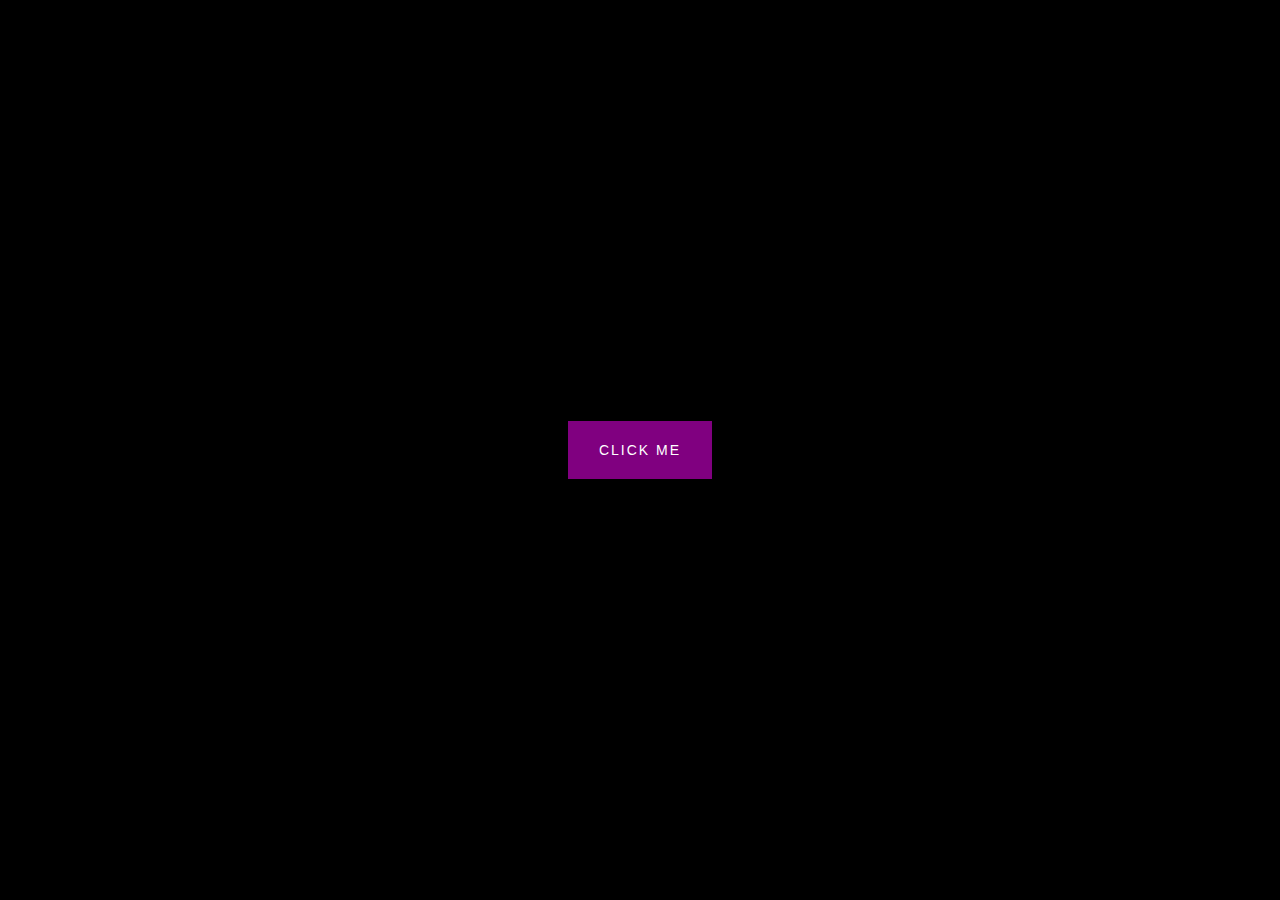
<file: btn-ripple/index.html>
<!DOCTYPE html>
<html lang="en">
  <head>
    <meta charset="UTF-8" />
    <meta name="viewport" content="width=device-width, initial-scale=1.0" />
    <link rel="shortcut icon" type="image/png" href="#">
    <link rel="stylesheet" href="style.css" />
    <title>Button Ripple Effect</title>
  </head>
  <body>
    
    
<button class="ripple">Click Me</button>
    

    <script src="script.js"></script>
  </body>
</html>
</file>
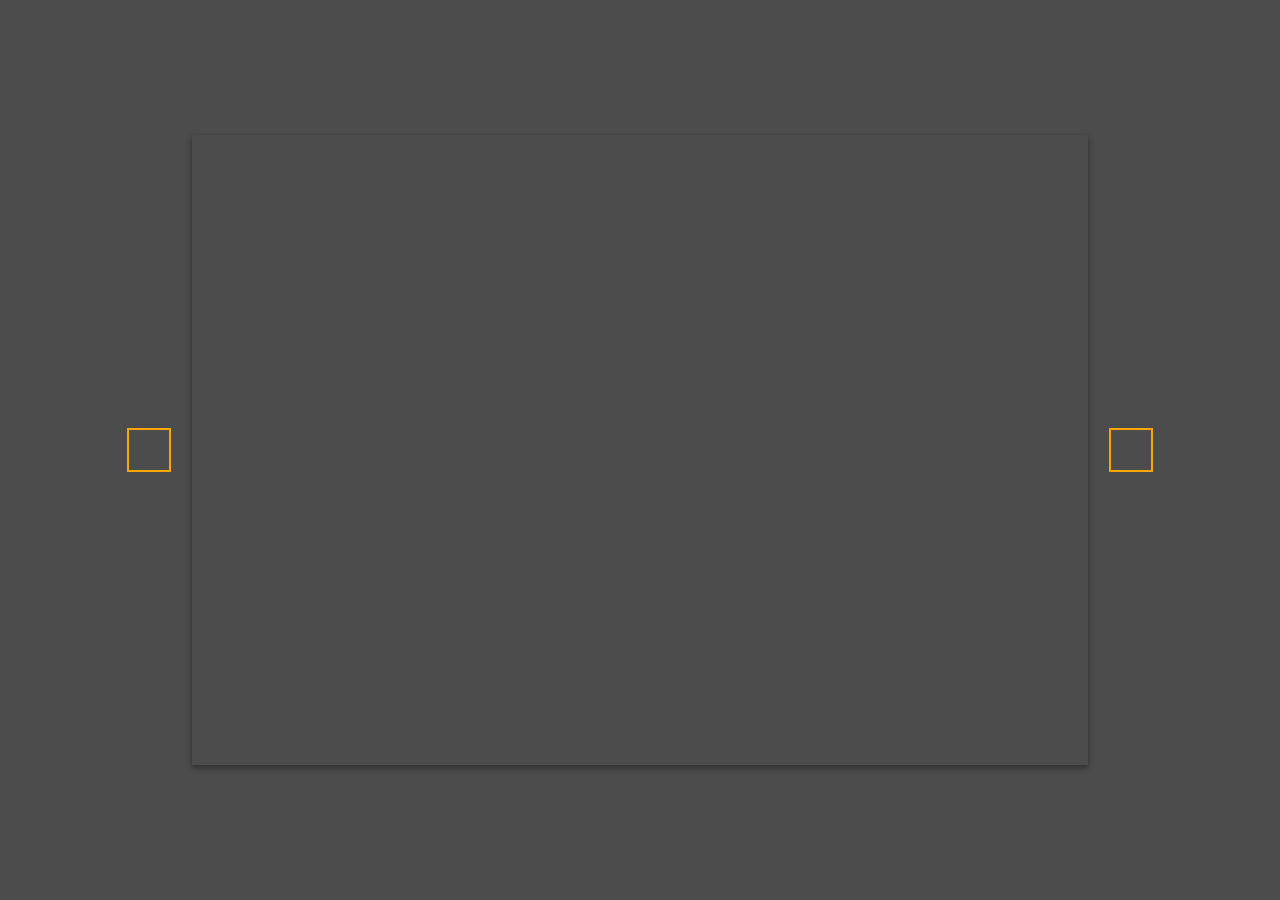
<file: changing-slides/index.html>
<!DOCTYPE html>
<html lang="en">

<head>
  <meta charset="UTF-8" />
  <meta name="viewport" content="width=device-width, initial-scale=1.0" />
  <link rel="stylesheet" href="style.css" />
  <link rel="stylesheet" href="https://cdnjs.cloudflare.com/ajax/libs/font-awesome/5.14.0/css/all.min.css"
    integrity="sha512-1PKOgIY59xJ8Co8+NE6FZ+LOAZKjy+KY8iq0G4B3CyeY6wYHN3yt9PW0XpSriVlkMXe40PTKnXrLnZ9+fkDaog=="
    crossorigin="anonymous" />
  <title>Changing Slides</title>
</head>

<body>

  <div class ="slider-container">
    <div class="slide active" style="
            background-image: url('https://images.unsplash.com/photo-1549880338-65ddcdfd017b?ixlib=rb-1.2.1&ixid=eyJhcHBfaWQiOjEyMDd9&auto=format&fit=crop&w=2100&q=80');
          "></div>
    <div class="slide" style="
            background-image: url('https://images.unsplash.com/photo-1511593358241-7eea1f3c84e5?ixlib=rb-1.2.1&ixid=eyJhcHBfaWQiOjEyMDd9&auto=format&fit=crop&w=1934&q=80');
          "></div>

    <div class="slide" style="
            background-image: url('https://images.unsplash.com/photo-1495467033336-2effd8753d51?ixlib=rb-1.2.1&ixid=eyJhcHBfaWQiOjEyMDd9&auto=format&fit=crop&w=2100&q=80');
          "></div>

    <div class="slide" style="
            background-image: url('https://images.unsplash.com/photo-1522735338363-cc7313be0ae0?ixlib=rb-1.2.1&ixid=eyJhcHBfaWQiOjEyMDd9&auto=format&fit=crop&w=2689&q=80');
          "></div>

    <div class="slide" style="
            background-image: url('https://images.unsplash.com/photo-1559087867-ce4c91325525?ixlib=rb-1.2.1&ixid=eyJhcHBfaWQiOjEyMDd9&auto=format&fit=crop&w=2100&q=80');
          "></div>

          <button class="arrow left-arrow" id="left">
            <i class="fas fa-arrow-left"></i>
          </button>

          <button class="arrow right-arrow" id="right">
            <i class="fas fa-arrow-right"></i>
          </button>

  </div>

    <script src="script.js"></script>
</body>

</html>
</file>
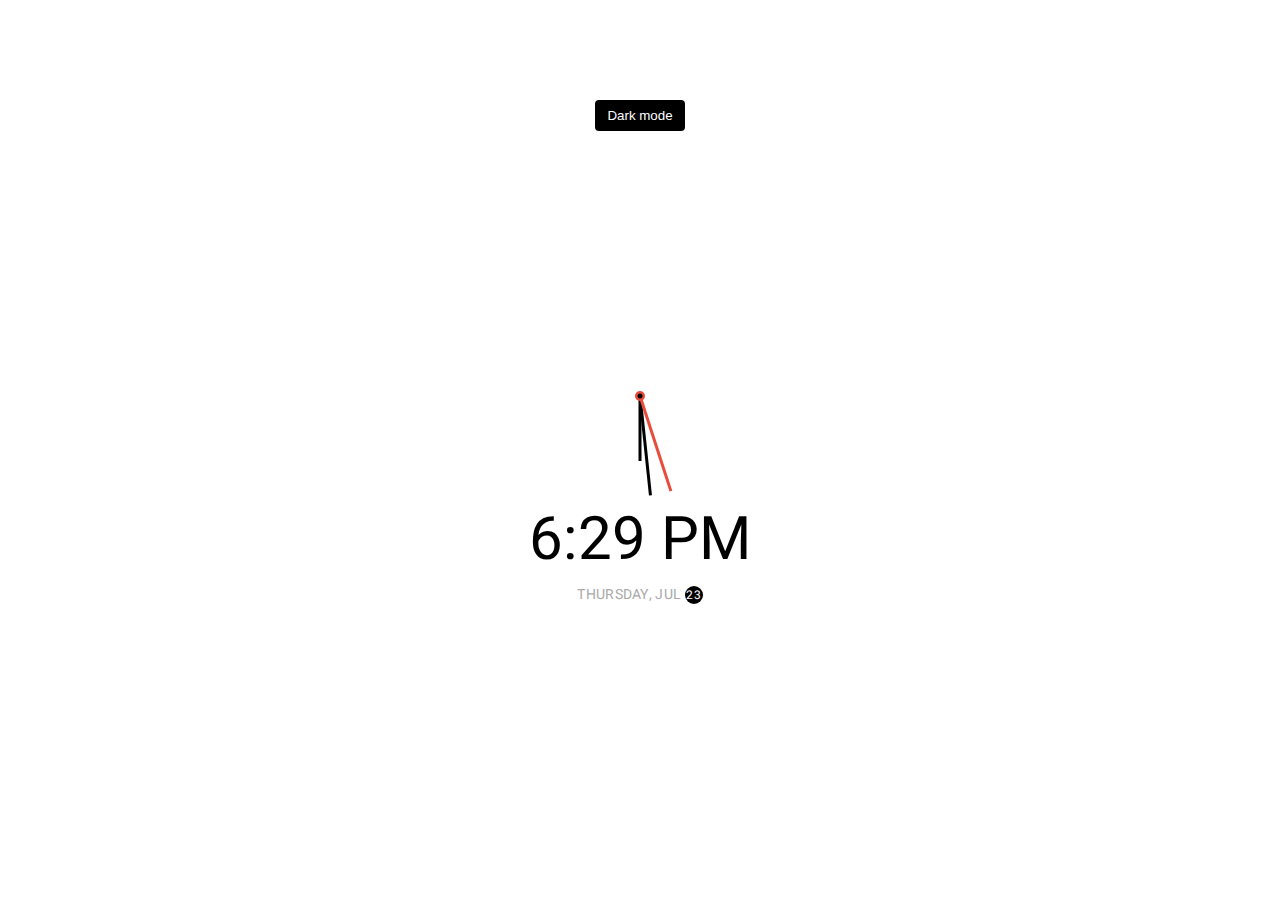
<file: clock/index.html>
<!DOCTYPE html>
<html lang="en">
  <head>
    <meta charset="UTF-8" />
    <meta name="viewport" content="width=device-width, initial-scale=1.0" />
    <link rel="stylesheet" href="style.css" />
    <title>Theme clock</title>
  </head>
  <body>
    
    <button class="toggle">Dark mode</button>

    <div class="clock-container">
      <div class="clock">
        <div class="needle hour"></div>
        <div class="needle minute"></div>
        <div class="needle second"></div>
        <div class="center-point"></div>
      </div>

      <div class="time"></div>
      <div class="date"><span class="circle"></span></div>

    </div>

    <script src="script.js"></script>
  </body>
</html>
</file>
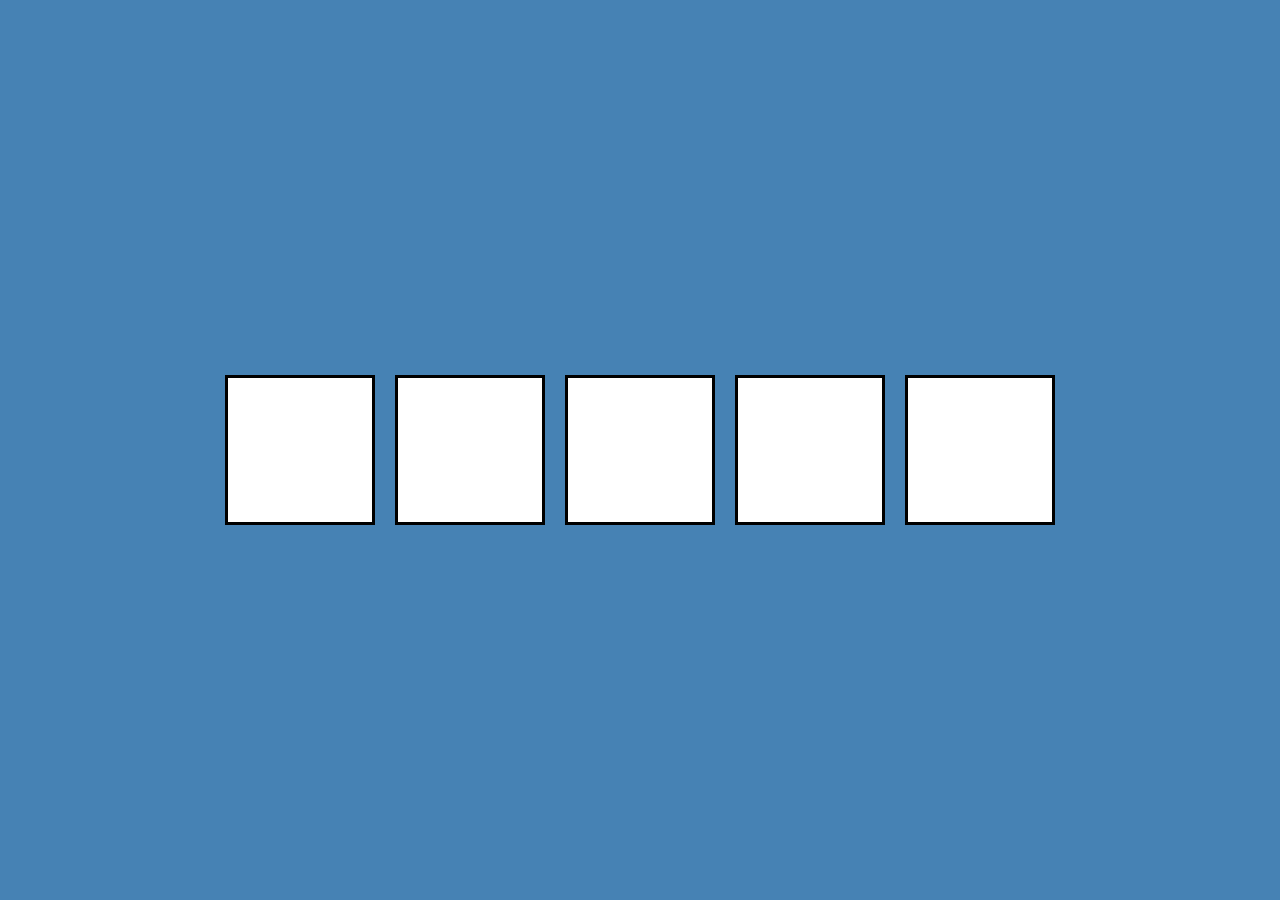
<file: Drag-n-drop/index.html>
<!DOCTYPE html>
<html lang="en">
  <head>
    <meta charset="UTF-8" />
    <meta name="viewport" content="width=device-width, initial-scale=1.0" />
    <link rel="shortcut icon" type="image/png" href="#">
    <link rel="stylesheet" href="style.css" />
    <title>Template</title>
  </head>
  <body>
    
    
    <div class="empty">
      <div class="fill" draggable="true"></div>
    </div>
    <div class="empty"></div>
    <div class="empty"></div>
    <div class="empty"></div>
    <div class="empty"></div>
     
    </div>

    <script src="script.js"></script>
  </body>
</html>
</file>
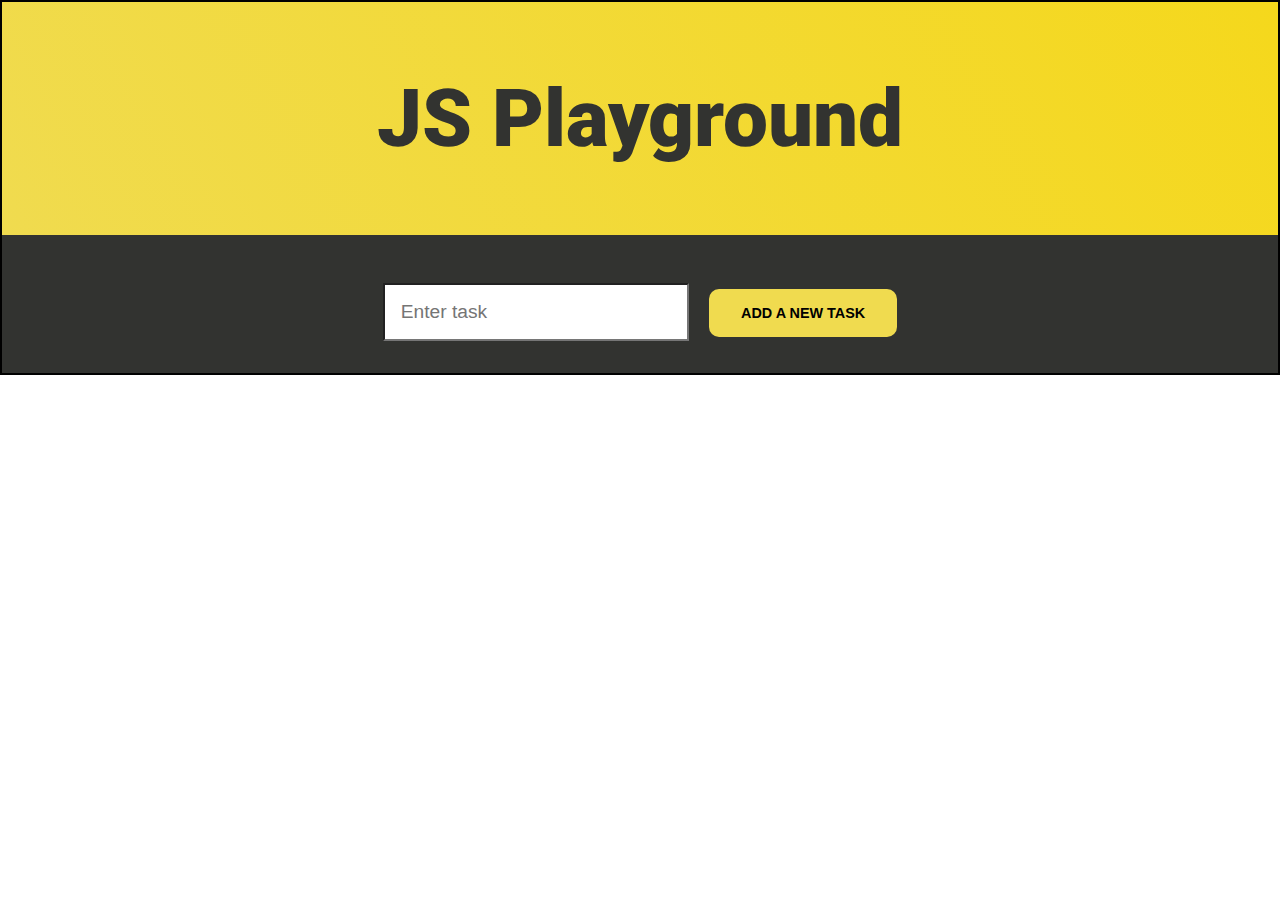
<file: practice/index.html>
<!DOCTYPE html>
<html lang="en">

<head>
  <meta charset="UTF-8" />
  <meta name="viewport" content="width=device-width, initial-scale=1.0" />
  <link rel="stylesheet" href="style.css" />
  <link rel="preconnect" href="https://fonts.googleapis.com">
  <link rel="preconnect" href="https://fonts.gstatic.com" crossorigin>
  <link href="https://fonts.googleapis.com/css2?family=Roboto:wght@400;700;900&display=swap" rel="stylesheet">
  <link rel="shortcut icon" type="image/png" href="#">
  <title>Practice</title>
</head>

<body>


  <div class="container">

    <div class="hero">

      <h1>JS Playground</h1>

    </div>

    <div class="app-content">
       <div class="task-bar">
       <input type="text" class="" id="inputField" required placeholder="Enter task">
       <button id="button">Add a new task</button>
      </div>
    </div>

    <div class="tasks-container">
      
    </div>


  </div> <!--container-end-->
  

  <script src="script.js"></script>
</body>

</html>
</file>
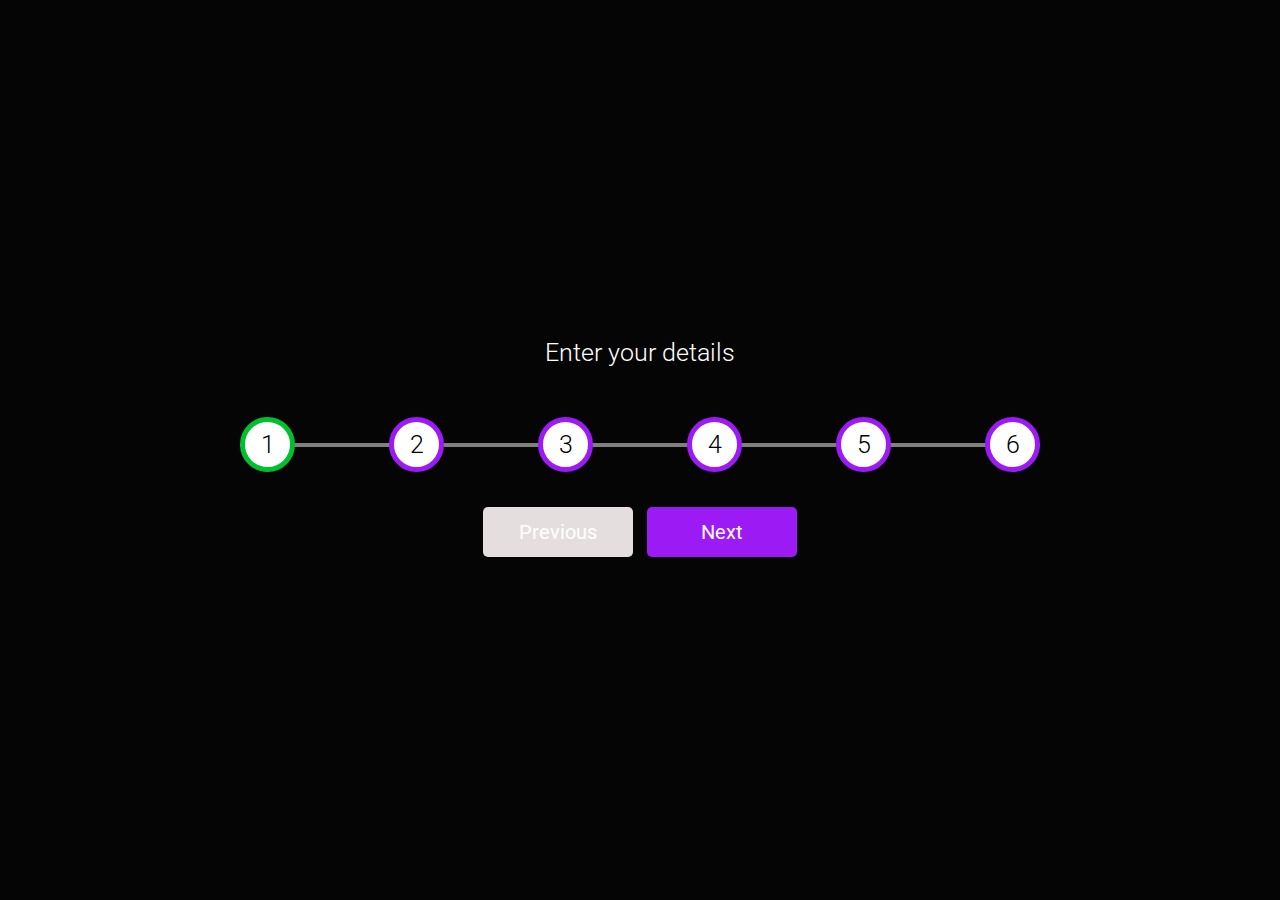
<file: progress-steps/index.html>
<!DOCTYPE html>
<html lang="en">

<head>
    <meta charset="UTF-8">
    <meta name="viewport" content="width=device-width, initial-scale=1.0">
    <meta http-equiv="X-UA-Compatible" content="ie=edge">


    <link href="https://fonts.googleapis.com/css2?family=Inter:wght@300;400;500;600;700&display=swap" rel="stylesheet">
    <link rel="stylesheet" href="https://cdnjs.cloudflare.com/ajax/libs/font-awesome/5.15.3/css/all.min.css" integrity="sha512-iBBXm8fW90+nuLcSKlbmrPcLa0OT92xO1BIsZ+ywDWZCvqsWgccV3gFoRBv0z+8dLJgyAHIhR35VZc2oM/gI1w==" crossorigin="anonymous" />
    <link rel="stylesheet" href="css/style.css">
    <link rel="shortcut icon" type="image/png" href="#">
    <script defer src="js/script.js"></script>
    <!--defer loads script after the body-->


    <title>Project</title>
</head>

<body>
    <div class="container">
        <div class="message">
            <p class="message__text" id="message">Enter your details</p>
        </div>
        <div class="progress-container">
        <div class="progress" id="progress"></div>
        <div class="circle active">1</div>
        <div class="circle">2</div>
        <div class="circle">3</div>
        <div class="circle">4</div>
        <div class="circle">5</div>
        <div class="circle">6</div>
    </div>

    <button class="btn" id="prev" disabled>Previous</button>
    <button class="btn" id="next">Next</button>
  

</div>




</body>



</html>
</file>
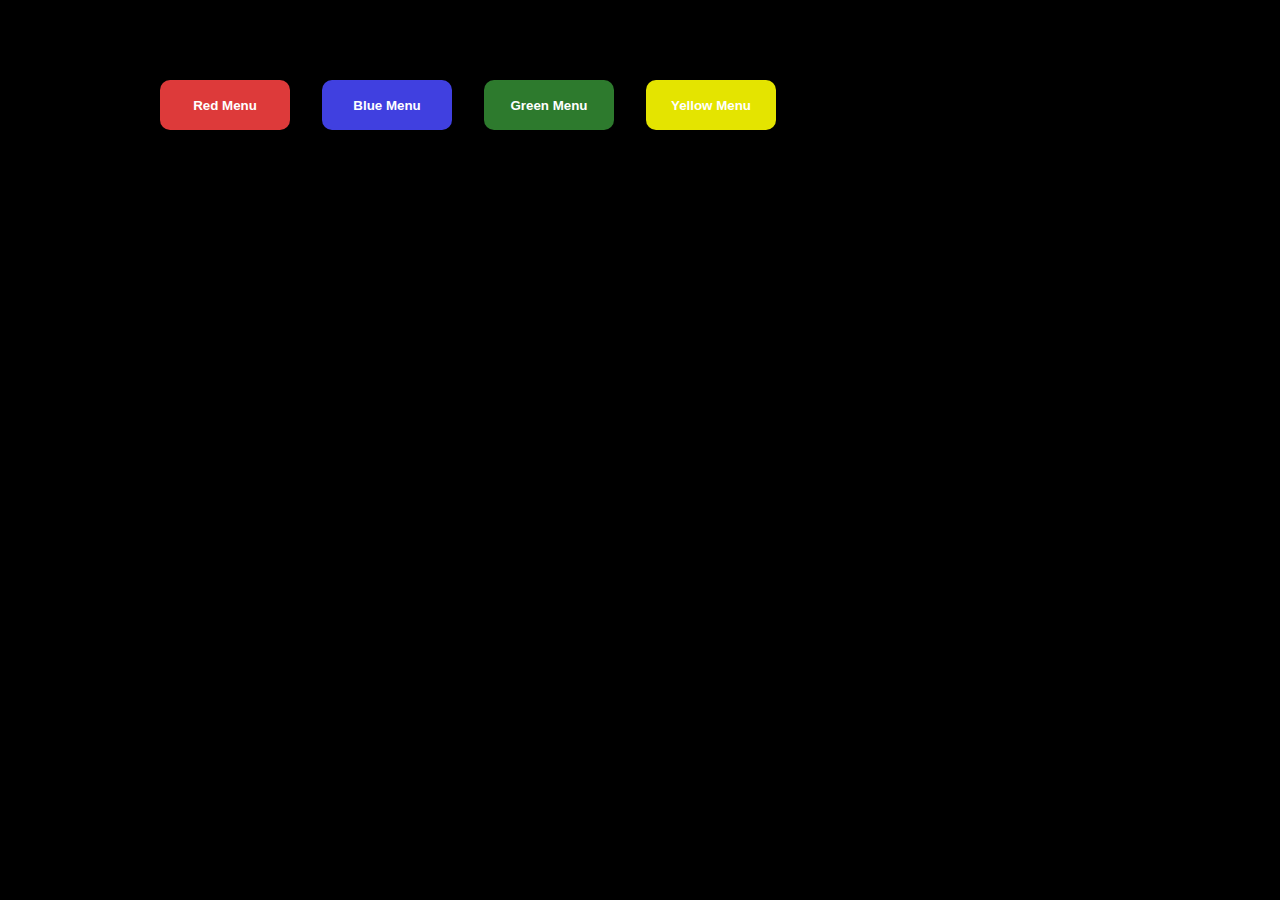
<file: personal/forEach/index.html>
<!DOCTYPE html>
<html lang="en">

<head>
  <meta charset="UTF-8" />
  <meta name="viewport" content="width=device-width, initial-scale=1.0" />
  <link rel="shortcut icon" type="image/png" href="#">
  <link rel="stylesheet" href="style.css" />
  <title>ForEach-Buttons</title>
</head>

<body>

  <div class="btn-container">

    
    <div class="box">
      <button class="btn red">Red Menu</button>
      <ul class="menu red">
        <li>Red Link 1</li>
        <li>Red Link 2</li>
        <li>Red Link 3</li>
      </ul>
    </div>

    <button class="btn blue">Blue Menu</button>
    <button class="btn green">Green Menu</button>
    <button class="btn yellow">Yellow Menu</button>

  </div>



  <script src="script.js"></script>
</body>

</html>
</file>
<file: btn-ripple/style.css>
@import url('https://fonts.googleapis.com/css?family=Heebo:300&display=swap');

* {
  box-sizing: border-box;
}

body {
  background-color: #000;
  font-family: 'Heebo', sans-serif;
  display: flex;
  align-items: center;
  justify-content: center;
  height: 100vh;
  overflow: hidden;
  margin: 0;
  
}

:root {
  --primary-color: #000;
  --secondary-color: #fff;
}

html {
  transition: all 0.5s ease-in;
}
/*background color and color of text is overwritten by putting properties in HTML element*/

button {
  background-color: purple;
  color: #fff;
  border: 1px solid purple;
  font-size: 14px;
  text-transform: uppercase;
  letter-spacing: 2px;
  padding: 20px 30px;
  overflow: hidden;
  margin: 10px 0;
  position: relative;
  cursor: pointer;
}

button .circle {
  position: absolute;
  background-color: #fff;
  width: 100px;
  height: 100px;
  border-radius: 50%;
  transform: translate(-50%, -50%) scale(0);
  animation: scale .5s ease-out;

}

@keyframes scale {
  to {
    transform: translate(-50%, -50%) scale(3);
    opacity: 0;
  }
}
</file>
<file: changing-slides/style.css>
@import url('https://fonts.googleapis.com/css2?family=Roboto:wght@400;700&display=swap');

* {
  box-sizing: border-box;
}

body {
  font-family: 'Roboto', sans-serif;
  display: flex;
  flex-direction: column;
  align-items: center;
  justify-content: center;
  height: 100vh;
  overflow: hidden;
  margin: 0;
 
  background-position: center center;
  background-size: cover;
  transition: 0.4s ease;
}

body::before {
  content: '';
  position: absolute;
  top: 0;
  left: 0;
  width: 100%;
  height: 100vh;
  background-color: rgba(0,0,0,0.7);
  z-index: -1;
}

.slider-container {
  box-shadow: 0 3px 6px rgba(0,0,0,0.16), 0 3px 6px rgba(0,0,0,0.23);
  height: 70vh;
  width: 70vw;
  position: relative;
  overflow: hidden;
}

.slide {
  opacity: 0;
  height: 100vh;
  width: 100vw;
  background-position: center center;
  background-size: cover; /*Resize the background image to cover the entire container, even if it has to stretch the image or cut a little bit off one of the edges*/
  position: absolute;
  top: -15vh;
  left: -15vw;
  transition: 0.4s ease;
  z-index: 1;
}

.slide.active {
  opacity: 1;
}

.arrow {
  position: fixed;
  background-color: transparent;
  cursor: pointer;
  color: #fff;
  padding: 20px;
  font-size: 30px;
  border: 2px solid orange;
  top: 50%;
  transform: translateY(-50%);
  

}

.left-arrow {
  left: calc(15vw - 65px);
  
}

.right-arrow {
  right: calc(15vw - 65px);
}
</file>
<file: clock/style.css>
@import url('https://fonts.googleapis.com/css?family=Heebo:300&display=swap');

* {
  box-sizing: border-box;
}

body {
  font-family: 'Heebo', sans-serif;
  display: flex;
  align-items: center;
  justify-content: center;
  height: 100vh;
  overflow: hidden;
  margin: 0;
}

:root {
  --primary-color: #000;
  --secondary-color: #fff;
}

html {
  transition: all 0.5s ease-in;
}
/*background color and color of text is overwritten by putting properties in HTML element*/

html.dark{
  --primary-color: #fff;
  --secondary-color: #333; 
} 

html.dark {
  background-color: #111;
  color: var(--primary-color);
}

.toggle {
  cursor: pointer;
  background-color: var(--primary-color);
  color: var(--secondary-color);
  border: 0;
  border-radius: 4px;
  padding: 8px 12px;
  position: absolute;
  top: 100px;
}

.clock-container {
  /* border: 1px solid red; */
  display: flex;
  flex-direction: column;
  justify-content: space-between;
  align-items: center;
}

.clock {
  
  position: relative;
  width: 200px;
  height: 200px;
  
}

.needle {
  background-color: var(--primary-color);
  position: absolute;
  top: 50%;
  left: 50%;
  height:65px;
  width: 3px;
  transform-origin: bottom center;
  transition: all 0.5s ease-in;
}

.needle.hour {
  transform: translate(-50%, -100%) rotate(0deg);
}

.needle.minute {
  transform: translate(-50%, -100%) rotate(0deg);
  height: 100px;
}

.needle.second {
  transform: translate(-50%, -100%) rotate(0deg);
  height: 100px;
  background-color: #e74c3c;
}

.center-point {
  background-color: #e74c3c;
  width: 10px;
  height: 10px;
  position: absolute;
  top: 50%;
  left: 50%;
  transform: translate(-50%, -50%);
  border-radius: 50%;
}

.center-point::after {
  content: '';
  background-color: var(--primary-color);
  width: 5px;
  height: 5px;
  position: absolute;
  top: 50%;
  left: 50%;
  transform: translate(-50%, -50%);
  border-radius: 50%;
}

.time {
  font-size: 60px;
}

.date {
  color: #aaa;
  font-size: 14px;
  letter-spacing: 0.3px;
  text-transform: uppercase;

}

.date .circle {
  background-color: var(--primary-color);
  color: var(--secondary-color);
  border-radius: 50%;
  height: 18px;
  width: 18px;
  display: inline-flex;
  align-items: center;
  justify-content: center;
  line-height: 18px;
  transition: all 0.5s ease-in;
  font-size: 12px;
}
</file>
<file: Drag-n-drop/style.css>
* {
  box-sizing: border-box;
}

body {
  background-color: steelblue;
  display: flex;
  align-items: center;
  justify-content: center;
  height: 100vh;
  overflow: hidden;
  margin: 0;
}

:root {
  --primary-color: #000;
  --secondary-color: #fff;
}

html {
  transition: all 0.5s ease-in;
}

.empty {
  height: 150px;
  width: 150px;
  margin: 10px;
  border: 3px solid black;
  background: white;
}

.fill {
  background-image: url('https://source.unsplash.com/random/150x150');
  height: 145px;
  width: 145px;
}

.fill-2 {
  background-image: url('https://source.unsplash.com/random/150x150');
  height: 145px;
  width: 145px;
}

.hold {
  border: 5px solid #ccc;
}

.hovered {
  background-color: #333;
  border-color: white;
  border-style: dashed;
}

@media(max-width: 800px) {
  body {
    flex-direction: column;
  }
}
</file>
<file: practice/style.css>
@import url('https://fonts.googleapis.com/css?family=Heebo:300&display=swap');

* {
  box-sizing: border-box;
}

body {
  font-family: 'Roboto', sans-serif;
  margin: 0;
}

:root {
  --primary-color: #000;
  --secondary-color: #fff;
}

html {
  transition: all 0.5s ease-in;
}

h1 {
  font-weight: 900;
  font-size: 5em;
  color: #323330;
}

.container {
  border: 2px solid black;
  width: 100vw;
  

  
}

.hero {
  padding: 1rem 0;
  display: flex;
  place-content: center;
  background-color: #F0DB4F;
  background-image: linear-gradient(62deg, #F0DB4F 0%, #f5d81c 100%);
  

}

.app-content {
  text-align: center;
  margin-inline: auto;
  width: 100%;
  background: #323330;
  padding: 2rem 0;
  
 
}

.tasks-container {
  display: flex;
  flex-direction: column;
  justify-content: center;
  align-items: center;
 
}

.task-bar {
  max-width: 1100px;
  width: 60%;
  margin-inline: auto;
}

#button {
 
  cursor: pointer;
  border: 0;
  padding: 1rem 2rem;
  background: #F0DB4F;
  color: #000;
  font-weight: 700;
  font-size: 0.9em;
  border-radius: 10px;
  transition: 0.3s ease;
  text-transform: uppercase;
}

#button:hover {
  background: #f5d81c;
}

#button:active {
  scale: 0.93;
}

#new-button {
  width: 100px;
  height: 25px;
  cursor: pointer;
  background-color: steelblue;
  border: 0;
  border-radius: 5px;
  color: white;
  margin: 5px 0;
  cursor: pointer;
  border: 0;

}

#task {

  display: flex;
  justify-content: space-between;
  align-items: center;
  
  background: rgb(69, 70, 69);
  padding: 1em;
  color: #fff;
  font-size: 15px;
  margin: 1rem 0;
  width: 400px;
  
  
  
}

#task-text {
  
  text-align: center;
  font-size: 1.2em;
  margin: 0;
}

#inputField {
  padding: 1rem;
  background: #fff;
  width: 40%;
  margin-inline: auto;
  margin-top:1rem;
  margin-right: 1rem;
  font-size: 1.2em;
  color:rgb(69, 70, 69);
}
</file>
<file: progress-steps/css/style.css>
@import url("https://fonts.googleapis.com/css2?family=Roboto:wght@400;700&display=swap");
*,
*::before,
*::after {
  margin: 0;
  padding: 0;
  box-sizing: inherit; }

html {
  box-sizing: border-box;
  /*font-size: 62.5%; 

  @media only screen and (max-width: $bp-large) {
    font-size: 50%;
  }

  @media only screen and (max-width: $bp-medium) {
    font-size: 40%;
  }

  @media only screen and (max-width: $bp-small) {
    font-size: 35%;
  }
   */ }

body {
  font-family: "Roboto", sans-serif;
  font-weight: 300;
  display: flex;
  flex-direction: column;
  align-items: center;
  justify-content: center;
  height: 100vh;
  overflow: hidden;
  background-color: #050505; }

.container {
  text-align: center;
  color: white; }

.progress-container {
  display: flex;
  justify-content: space-between;
  position: relative;
  margin-bottom: 30px;
  max-width: 100%;
  width: 800px;
  font-size: 25px; }
  .progress-container::before {
    content: '';
    background-color: gray;
    position: absolute;
    top: 50%;
    left: 0;
    transform: translateY(-50%);
    height: 4px;
    width: 100%;
    z-index: -1; }

.progress {
  content: '';
  background-color: #00c030;
  position: absolute;
  top: 50%;
  left: 0;
  transform: translateY(-50%);
  height: 4px;
  width: 0%;
  z-index: -1;
  transition: .4s ease; }

.circle {
  background-color: #fff;
  border-radius: 50%;
  height: 55px;
  width: 55px;
  color: black;
  display: flex;
  align-items: center;
  justify-content: center;
  border: 5px solid #9c1af3;
  transition: .4s ease; }

.circle.active {
  border-color: #00c030; }

.btn {
  background-color: #9c1af3;
  border: 0;
  color: white;
  width: 150px;
  height: 50px;
  font-size: 20px;
  border-radius: 5px;
  border: 0;
  padding: 8px 30px;
  font-family: inherit;
  cursor: pointer;
  margin: 5px; }

.btn:active {
  transform: scale(0.97); }

.btn:disabled {
  background-color: #e4dede;
  cursor: not-allowed; }

.message {
  margin-bottom: 50px;
  font-size: 25px; }
</file>
<file: personal/forEach/style.css>
@import url('https://fonts.googleapis.com/css?family=Heebo:300&display=swap');

* {
  box-sizing: border-box;
}

body {
  font-family: 'Heebo', sans-serif;
  display: flex;
  align-items: center;
  justify-content: center;
  /* height: 100vh; */
  overflow: hidden;
  margin: 0;
  background-color: black;
}

:root {
  --primary-color: #000;
  --secondary-color: #fff;
}

/* html {

} */


.btn-container {
  
  display: flex;
  margin-top: 5rem;
  gap: 2rem;
  width: 75vw;

}


button {
  width: 130px;
  height: 50px;
  color: #fff;
  font-weight: bold;
  border: 0;
  border-radius: 10px;
  cursor: pointer;


}


button:active {
  scale: 0.95;

}

button.red {
  background-color: rgb(221, 58, 58);
}

button.blue {
  background-color: rgb(64, 64, 224);
}

button.green {
  background-color: rgb(45, 122, 45);
}

button.yellow {
  background-color: rgb(228, 228, 0);
}




ul {
  display: none;
}


ul.show {

  padding: 0;
  text-align: center;
  list-style: none;
  color: #fff;
  padding: 1rem;
  border-radius: 10px;
  display: block;
  



}

ul.red {
  background-color: rgb(221, 58, 58);
  
}

li {

  margin-bottom: 5px;
  padding-bottom: 5px;
  border-bottom: 1px solid rgb(236, 65, 65);


}
</file>
